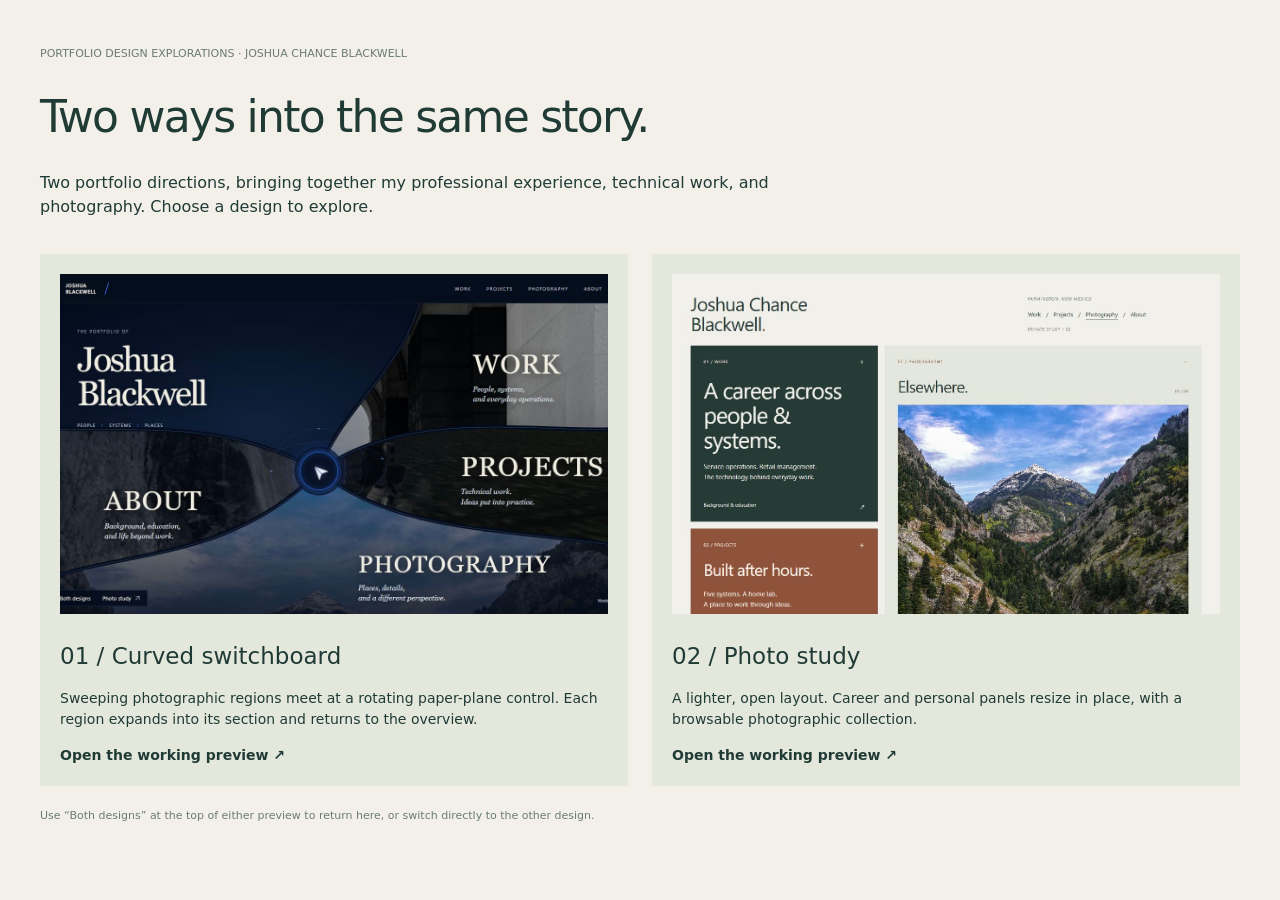
<file: index.html>
<!doctype html><html lang="en"><head><meta charset="utf-8"><meta name="viewport" content="width=device-width,initial-scale=1"><title>Joshua Blackwell — Portfolio design explorations</title><style>*{box-sizing:border-box}body{margin:0;padding:40px;background:#f3f0e9;color:#203b36;font:16px/1.5 system-ui}main{max-width:1200px;margin:auto}h1{font-weight:500;letter-spacing:-.04em;font-size:44px;line-height:1.1}p{max-width:750px}.choices{display:grid;grid-template-columns:1fr 1fr;gap:24px;margin-top:35px}a{display:block;color:inherit;background:#e3e7dc;text-decoration:none;padding:20px}a:focus-visible{outline:3px solid #994e34;outline-offset:4px}img{width:100%;height:340px;object-fit:cover;object-position:top}h2{font-size:23px;font-weight:500;margin:18px 0 10px}small{color:#6b7c73;font-size:11px}a p{font-size:14px}strong{display:block;margin-top:15px;font-size:14px}@media(max-width:700px){body{padding:24px}h1{font-size:34px}.choices{grid-template-columns:1fr}img{height:300px}}</style></head><body><main><small>PORTFOLIO DESIGN EXPLORATIONS · JOSHUA CHANCE BLACKWELL</small><h1>Two ways into the same story.</h1><p>Two portfolio directions, bringing together my professional experience, technical work, and photography. Choose a design to explore.</p><div class="choices"><a href="curved/"><img src="curved-preview.jpg" alt="Navy switchboard with sweeping photographic regions"><h2>01 / Curved switchboard</h2><p>Sweeping photographic regions meet at a rotating paper-plane control. Each region expands into its section and returns to the overview.</p><strong>Open the working preview ↗</strong></a><a href="photo/"><img src="photo-preview.jpg" alt="Green and rust personal portfolio with a large Colorado photograph"><h2>02 / Photo study</h2><p>A lighter, open layout. Career and personal panels resize in place, with a browsable photographic collection.</p><strong>Open the working preview ↗</strong></a></div><p><small>Use “Both designs” at the top of either preview to return here, or switch directly to the other design.</small></p></main></body></html>
</file>
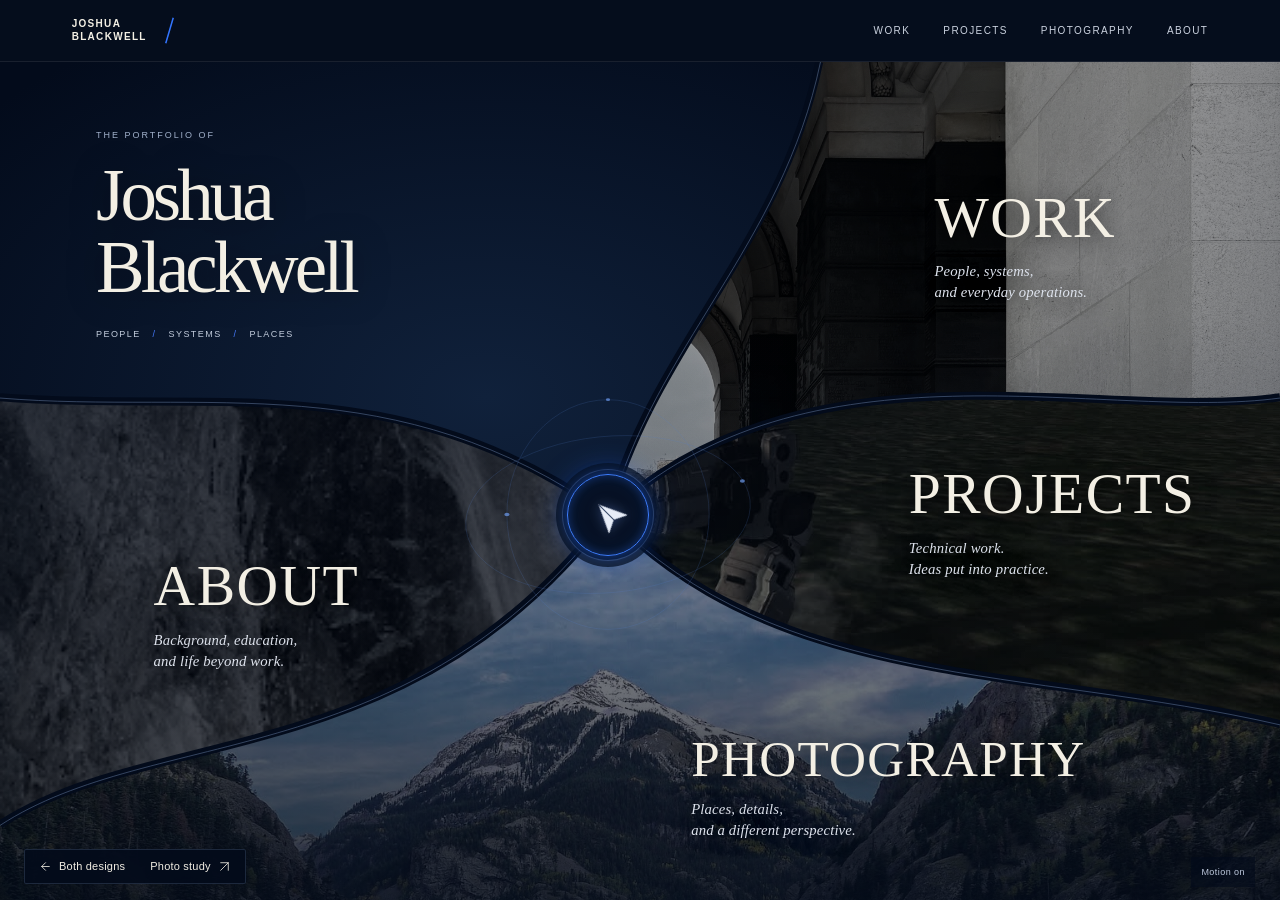
<file: curved/index.html>
<!doctype html>
<html lang="en"><head><meta charset="utf-8"><meta name="viewport" content="width=device-width,initial-scale=1"><meta name="robots" content="noindex,nofollow"><meta name="theme-color" content="#091723"><title>Joshua Chance Blackwell — Personal portfolio preview</title><link rel="stylesheet" href="style.css"><link rel="stylesheet" href="sweeping.css"></head>
<body><nav class="design-nav" aria-label="Design options"><a href="../"><svg class="icon" viewBox="0 0 24 24" aria-hidden="true"><path d="M19 12H5m7-7-7 7 7 7"/></svg> Both designs</a><span>JOSHUA BLACKWELL / PORTFOLIO EXPLORATIONS</span><a href="../photo/">Photo study <svg class="icon" viewBox="0 0 24 24" aria-hidden="true"><path d="M5 19 19 5M5 5h14v14"/></svg></a></nav>
<a class="skip" href="#main">Skip to content</a>
<header class="masthead"><a class="brand" href="#" aria-label="Joshua Blackwell home"><span>JOSHUA<br>BLACKWELL</span><svg viewBox="0 0 20 40" aria-hidden="true"><path d="M15 3 5 37"/></svg></a><nav aria-label="Main navigation"><a href="#work" data-open="work">Work</a><a href="#projects" data-open="projects">Projects</a><a href="#photography" data-open="photography">Photography</a><a href="#about" data-open="about">About</a></nav></header>
<main id="main" tabindex="-1">
<section class="landing" aria-labelledby="intro-title">
<div class="intro"><p class="eyebrow">THE PORTFOLIO OF</p><h1 id="intro-title">Joshua<br>Blackwell</h1><p class="intro-copy">PEOPLE <span>/</span> SYSTEMS <span>/</span> PLACES</p><p class="intro-detail">Service, management &amp; technology.<br>A life of learning and exploration.</p><a class="text-link" href="#work" data-open="work">Explore my experience <svg class="icon" viewBox="0 0 24 24" aria-hidden="true"><path d="M5 19 19 5M5 5h14v14"/></svg></a></div>
 <div class="switchboard" aria-label="Choose a section"><svg class="shape-definitions" aria-hidden="true"><defs><clipPath id="clip-work" clipPathUnits="objectBoundingBox"><path d="M .64 0 L 1 0 L 1 .40 C .86 .43 .63 .32 .475 .54 C .51 .34 .61 .22 .64 0 Z"/></clipPath><clipPath id="clip-projects" clipPathUnits="objectBoundingBox"><path d="M 1 .40 L 1 .79 C .8 .72 .61 .75 .475 .54 C .63 .32 .86 .43 1 .40 Z"/></clipPath><clipPath id="clip-photography" clipPathUnits="objectBoundingBox"><path d="M 0 .91 C .12 .79 .32 .85 .475 .54 C .61 .75 .8 .72 1 .79 L 1 1 L 0 1 Z"/></clipPath><clipPath id="clip-about" clipPathUnits="objectBoundingBox"><path d="M 0 .40 C .16 .42 .31 .36 .475 .54 C .32 .85 .12 .79 0 .91 Z"/></clipPath></defs></svg>
  <a class="tile tile-work" href="#work" data-open="work" data-angle="-135"><img src="../assets/europe-arches.jpg" alt="" aria-hidden="true"><div class="tile-shade"></div><span class="tile-number">01 / EXPERIENCE</span><div class="tile-label"><h2>Work</h2><p>People, systems,<br>and everyday operations.</p></div><span class="tile-plus" aria-hidden="true"><svg class="icon" viewBox="0 0 24 24" aria-hidden="true"><path d="M5 19 19 5M5 5h14v14"/></svg></span></a>
  <a class="tile tile-projects" href="#projects" data-open="projects" data-angle="-45"><img src="../assets/mw3-grasslands.jpg" alt="" aria-hidden="true"><div class="tile-shade"></div><span class="tile-number">02 / HANDS-ON</span><div class="tile-label"><h2>Projects</h2><p>Technical work.<br>Ideas put into practice.</p></div><span class="tile-plus" aria-hidden="true"><svg class="icon" viewBox="0 0 24 24" aria-hidden="true"><path d="M5 19 19 5M5 5h14v14"/></svg></span></a>
  <a class="tile tile-photography" href="#photography" data-open="photography" data-angle="135"><img src="../assets/colorado-valley.jpg" alt="" aria-hidden="true"><div class="tile-shade"></div><span class="tile-number">03 / THROUGH MY LENS</span><div class="tile-label"><h2>Photography</h2><p>Places, details,<br>and a different perspective.</p></div><span class="tile-plus" aria-hidden="true"><svg class="icon" viewBox="0 0 24 24" aria-hidden="true"><path d="M5 19 19 5M5 5h14v14"/></svg></span></a>
  <a class="tile tile-about" href="#about" data-open="about" data-angle="45"><img src="../assets/colorado-waterfall.jpg" alt="" aria-hidden="true"><div class="tile-shade"></div><span class="tile-number">04 / THE PERSON</span><div class="tile-label"><h2>About</h2><p>Background, education,<br>and life beyond work.</p></div><span class="tile-plus" aria-hidden="true"><svg class="icon" viewBox="0 0 24 24" aria-hidden="true"><path d="M5 19 19 5M5 5h14v14"/></svg></span></a>
<svg class="contours" viewBox="0 0 1 1" preserveAspectRatio="none" aria-hidden="true"><g class="channels"><path d="M .64 0 C .61 .22 .51 .34 .475 .54 C .63 .32 .86 .43 1 .40"/><path d="M 0 .40 C .16 .42 .31 .36 .475 .54 C .61 .75 .8 .72 1 .79"/><path d="M 0 .91 C .12 .79 .32 .85 .475 .54"/></g><g class="fine-lines"><path d="M .641 0 C .611 .22 .511 .34 .476 .54 C .631 .32 .861 .43 1 .401"/><path d="M 0 .401 C .16 .421 .31 .361 .475 .541 C .61 .751 .8 .721 1 .791"/><path d="M 0 .911 C .12 .791 .32 .851 .476 .54"/></g><g class="orbit-lines"><ellipse cx=".475" cy=".54" rx=".079" ry=".137"/><ellipse cx=".475" cy=".54" rx=".113" ry=".092" transform="rotate(-18 .475 .54)"/></g><g class="orbit-dots"><circle cx=".396" cy=".54" r=".002"/><circle cx=".475" cy=".403" r=".0016"/><circle cx=".58" cy=".5" r=".002"/></g></svg>
  <div class="compass" aria-hidden="true"><div class="compass-ring"></div><svg class="compass-arrow" viewBox="0 0 60 60"><path class="plane-body" d="M47 30 13 14l8 16-8 16 34-16Z"/><path class="plane-fold" d="M21 30h26"/></svg></div>
 </div>
</section>
<footer class="home-footer"><span>WORK / TECHNOLOGY / PLACES</span><span>Your photographs. Your story.<i aria-hidden="true"></i></span><button id="motion-toggle" type="button" aria-pressed="false">Motion on</button></footer>
</main>
<dialog id="chapter" aria-labelledby="chapter-title"><div class="chapter-shell"><header class="chapter-bar"><button class="back" type="button"><span aria-hidden="true"><svg class="icon" viewBox="0 0 24 24" aria-hidden="true"><path d="M19 12H5m7-7-7 7 7 7"/></svg></span> Back to overview</button><span id="chapter-index"></span><button class="close" type="button" aria-label="Close section"><svg class="icon" viewBox="0 0 24 24" aria-hidden="true"><path d="m6 6 12 12M6 18 18 6"/></svg></button></header><div id="chapter-content"></div></div></dialog>
<template id="work-content"><section class="chapter-hero"><div><p class="eyebrow">01 / WORK & MANAGEMENT</p><h2 id="chapter-title" tabindex="-1">Experience,<br>in practice.</h2><p class="chapter-lead">My background spans service operations, retail management, and regional inventory. Across those roles, I’ve supported the systems people use, trained colleagues, and helped resolve the problems that interrupt their work.</p></div><figure class="hero-photo"><img src="../assets/europe-arches.jpg" alt="A sequence of stone arches above a patterned floor"><figcaption>From the Europe album · November 2024</figcaption></figure></section><section class="experience-list" aria-label="Employment history"><article><div class="job-date">2015 — PRESENT<span>Farmington, NM</span></div><div><p class="eyebrow">ANIMAS NISSAN HYUNDAI</p><h3>Senior Service Advisor</h3><ul><li>Support scheduling and customer-management systems used in daily operations.</li><li>Troubleshoot access issues, workflow errors, and system-related problems.</li><li>Train staff on digital tools and standardized procedures.</li><li>Document workflows, maintain digital records, and coordinate across departments.</li></ul></div></article><article><div class="job-date">2010 — 2015<span>Farmington, NM</span></div><div><p class="eyebrow">AT&T MOBILITY</p><h3>Retail Sales Manager</h3><p>Supported point-of-sale systems and internal software. Assisted staff with access and troubleshooting, and maintained documentation and training materials.</p></div></article><article><div class="job-date">2003 — 2010<span>Farmington, NM</span></div><div><p class="eyebrow">ALLTEL WIRELESS</p><h3>Regional Inventory Manager</h3><p>Managed inventory systems across multiple locations, maintained reporting and records, and helped troubleshoot system discrepancies.</p></div></article></section><section class="skills-band"><p class="eyebrow">PRACTICAL STRENGTHS</p><div class="skill-list"><span>End-user support</span><span>Hardware diagnostics</span><span>Software configuration</span><span>Account & access support</span><span>Documentation</span><span>User training</span></div></section><button class="chapter-next" data-go="about">Background & education <span><svg class="icon" viewBox="0 0 24 24" aria-hidden="true"><path d="M5 19 19 5M5 5h14v14"/></svg></span></button></template>
<template id="projects-content"><section class="chapter-hero project-intro"><div><p class="eyebrow">02 / TECHNICAL WORK</p><h2 id="chapter-title" tabindex="-1">Learning by<br>building.</h2><p class="chapter-lead">A home lab for running services, working through technical problems, and documenting what works.</p></div><div class="lab-diagram" aria-label="Five systems supporting virtual machines, networking and services"><span class="diagram-label">HOME LAB / FIVE SYSTEMS</span><div class="lab-nodes"><i></i><i></i><i></i><i></i><i></i></div><strong>Proxmox / OPNsense</strong><span>Virtualization · Firewall · Network segmentation</span></div></section><section class="project-grid"><article><span class="eyebrow">01 / INFRASTRUCTURE</span><h3>Five systems.<br>One place to experiment.</h3><p>I designed and maintain a virtualized home lab, deploying virtual machines in Proxmox and managing an OPNsense firewall with network segmentation.</p></article><article><span class="eyebrow">02 / SERVICES</span><h3>Self-hosted,<br>maintained, documented.</h3><p>The environment hosts web services, game servers, and media servers. I handle updates, backups, monitoring, troubleshooting, and configuration documentation.</p></article></section><section class="project-feature"><img src="../assets/mw3-grasslands.jpg" alt="Gameplay view from the MechWarrior 3 Recomp project"><div><p class="eyebrow">SELECTED PROJECT</p><h3>MechWarrior 3 Recomp</h3><p>An experimental game-modernization project with a native runtime, Vulkan rendering, and editing tools.</p><p class="draft-note">Project notes are being expanded.</p><a class="text-link" href="https://github.com/roswellien/MW3Recomp" target="_blank" rel="noreferrer">View public repository <svg class="icon" viewBox="0 0 24 24" aria-hidden="true"><path d="M5 19 19 5M5 5h14v14"/></svg></a></div></section><button class="chapter-next" data-go="photography">See a different perspective <span><svg class="icon" viewBox="0 0 24 24" aria-hidden="true"><path d="M5 19 19 5M5 5h14v14"/></svg></span></button></template>
<template id="photography-content"><section class="photo-intro"><p class="eyebrow">03 / PHOTOGRAPHY & TRAVEL</p><h2 id="chapter-title" tabindex="-1">Elsewhere.</h2><p>Selected photographs from my travel albums.</p><div class="photo-filters" role="group" aria-label="Filter photographs"><button aria-pressed="true" data-filter="all">All photographs</button><button aria-pressed="false" data-filter="colorado">Colorado / 2013</button><button aria-pressed="false" data-filter="europe">Europe / 2024</button></div></section><section class="photo-grid" aria-label="Selected photographs"><figure data-place="colorado"><button class="photo-open" data-photo="0" aria-label="View Colorado mountain valley"><img src="../assets/colorado-valley.jpg" alt="A Colorado mountain valley with evergreen forest and a blue sky"></button><figcaption><span>Mountain valley</span><small>Colorado · September 2013</small></figcaption></figure><figure data-place="europe"><button class="photo-open" data-photo="1" aria-label="View European stone arches"><img src="../assets/europe-arches.jpg" alt="Repeating stone arches and a checkered walkway"></button><figcaption><span>Through the arches</span><small>Europe · November 2024</small></figcaption></figure><figure data-place="colorado"><button class="photo-open" data-photo="2" aria-label="View Colorado waterfall"><img src="../assets/colorado-waterfall.jpg" alt="A waterfall descending between steep rock faces"></button><figcaption><span>Water & stone</span><small>Colorado · September 2013</small></figcaption></figure></section><p class="selection-note">An opening selection. More images and personal travel notes will follow.</p><button class="chapter-next" data-go="about">Meet the person behind the lens <span><svg class="icon" viewBox="0 0 24 24" aria-hidden="true"><path d="M5 19 19 5M5 5h14v14"/></svg></span></button></template>
<template id="about-content"><section class="chapter-hero"><div><p class="eyebrow">04 / BACKGROUND & EDUCATION</p><h2 id="chapter-title" tabindex="-1">Based in<br>New Mexico.<br>Still exploring.</h2><p class="chapter-lead">I’m Joshua Chance Blackwell. My professional life brings together service, management, and technology. Outside work, my interests include travel, photography, and hands-on technical projects.</p></div><figure class="hero-photo"><img src="../assets/colorado-valley.jpg" alt="A mountain valley photographed during a Colorado trip"><figcaption>Sunday in Colorado · September 2013</figcaption></figure></section><section class="education"><p class="eyebrow">EDUCATION</p><article><span>IN PROGRESS</span><h3>Bachelor of Science<br>Business Administration</h3><p>University of New Mexico</p></article><article><span>ASSOCIATE DEGREE</span><h3>Applied Science<br>Information Technology</h3><p>San Juan College</p></article></section><section class="about-personal"><h3>Beyond the job title.</h3><p>Travel and photography have a place here alongside my professional background. This section will grow with the places, images, and personal stories I choose to share.</p><p class="draft-note"></p></section><button class="chapter-next" data-go="work">Back to professional experience <span><svg class="icon" viewBox="0 0 24 24" aria-hidden="true"><path d="M5 19 19 5M5 5h14v14"/></svg></span></button></template>
<dialog id="lightbox" aria-label="Photograph viewer"><button class="lightbox-close" aria-label="Close photograph"><svg class="icon" viewBox="0 0 24 24" aria-hidden="true"><path d="m6 6 12 12M6 18 18 6"/></svg></button><button class="photo-prev" aria-label="Previous photograph"><svg class="icon" viewBox="0 0 24 24" aria-hidden="true"><path d="M19 12H5m7-7-7 7 7 7"/></svg></button><figure><img id="lightbox-image" alt=""><figcaption id="lightbox-caption"></figcaption></figure><button class="photo-next" aria-label="Next photograph"><svg class="icon" viewBox="0 0 24 24" aria-hidden="true"><path d="M5 12h14m-7-7 7 7-7 7"/></svg></button></dialog>
<script src="app.js"></script></body></html>
</file>
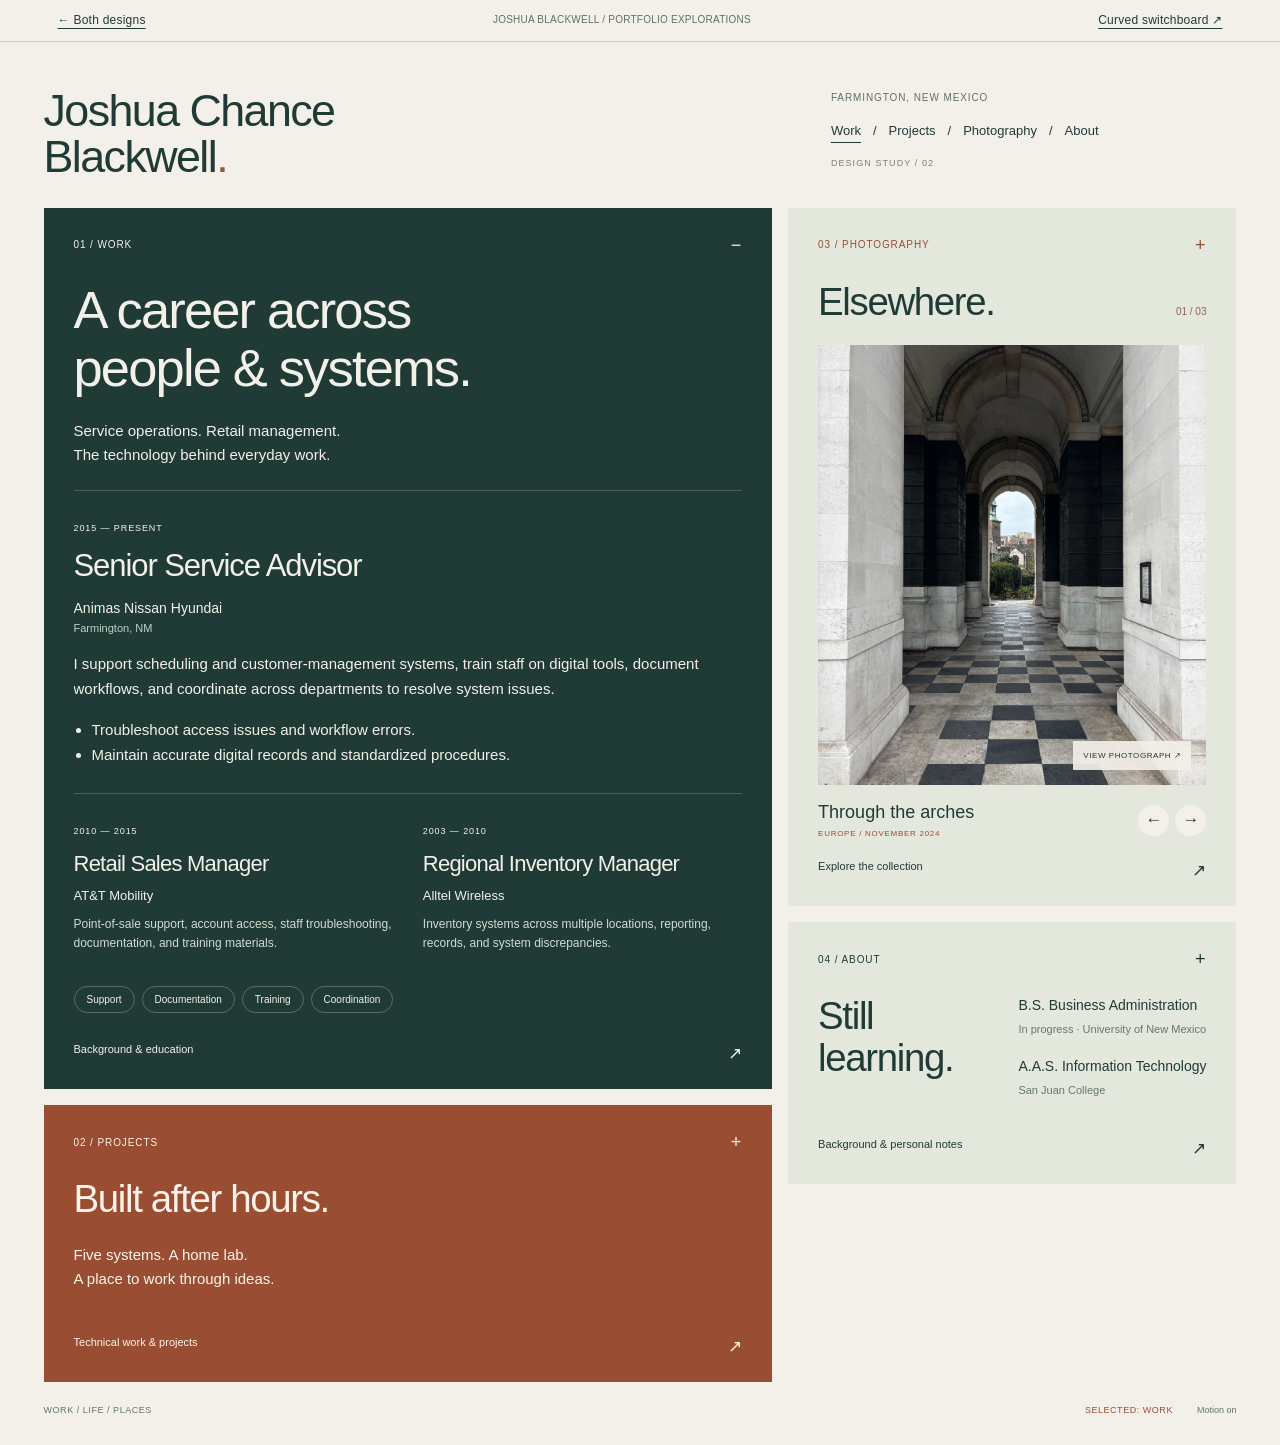
<file: photo/index.html>
<!doctype html>
<html lang="en"><head><meta charset="utf-8"><meta name="viewport" content="width=device-width,initial-scale=1"><meta name="robots" content="noindex,nofollow"><title>Joshua Blackwell — People / Systems / Places</title><link rel="stylesheet" href="style.css"></head><body><nav class="design-nav" aria-label="Design options"><a href="../">← Both designs</a><span>JOSHUA BLACKWELL / PORTFOLIO EXPLORATIONS</span><a href="../curved/">Curved switchboard ↗</a></nav>
<a class="skip" href="#board">Skip to portfolio</a>
<header class="masthead"><a class="name" href="#work">Joshua Chance<br>Blackwell<span>.</span></a><div class="header-right"><p>FARMINGTON, NEW MEXICO</p><nav aria-label="Portfolio sections"><a href="#work" data-select="work">Work</a><span>/</span><a href="#projects" data-select="projects">Projects</a><span>/</span><a href="#photography" data-select="photography">Photography</a><span>/</span><a href="#about" data-select="about">About</a></nav><span class="private-label">DESIGN STUDY / 02</span></div></header>
<main><div class="board" id="board" data-selected="work" tabindex="-1">
<div class="column career-column"><section class="panel work" id="work"><button class="panel-heading" aria-expanded="true" aria-controls="work-body" data-select="work"><span>01 / WORK</span><span class="indicator" aria-hidden="true">−</span></button><div class="panel-intro"><h1>A career across<br>people &amp; systems.</h1><p class="intro-text">Service operations. Retail management.<br>The technology behind everyday work.</p></div><div class="reveal" id="work-body"><div class="reveal-inner"><article class="current-role"><span class="date">2015 — PRESENT</span><h2>Senior Service Advisor</h2><p class="employer">Animas Nissan Hyundai <span>Farmington, NM</span></p><p>I support scheduling and customer-management systems, train staff on digital tools, document workflows, and coordinate across departments to resolve system issues.</p><ul><li>Troubleshoot access issues and workflow errors.</li><li>Maintain accurate digital records and standardized procedures.</li></ul></article><div class="earlier-roles"><article><span class="date">2010 — 2015</span><h3>Retail Sales Manager</h3><p>AT&amp;T Mobility</p><p class="detail">Point-of-sale support, account access, staff troubleshooting, documentation, and training materials.</p></article><article><span class="date">2003 — 2010</span><h3>Regional Inventory Manager</h3><p>Alltel Wireless</p><p class="detail">Inventory systems across multiple locations, reporting, records, and system discrepancies.</p></article></div><div class="skill-strip"><span>Support</span><span>Documentation</span><span>Training</span><span>Coordination</span></div></div></div><button class="panel-jump" data-select="about">Background &amp; education <span>↗</span></button></section>
<section class="panel projects" id="projects"><button class="panel-heading" aria-expanded="false" aria-controls="projects-body" data-select="projects"><span>02 / PROJECTS</span><span class="indicator" aria-hidden="true">+</span></button><h2>Built after hours.</h2><p class="intro-text">Five systems. A home lab.<br>A place to work through ideas.</p><div class="reveal" id="projects-body"><div class="reveal-inner"><div class="system-line" aria-label="Five home lab systems"><i></i><i></i><i></i><i></i><i></i><span>05 / SYSTEMS</span></div><div class="project-details"><article><h3>Infrastructure</h3><p>I designed and maintain a virtualized environment using Proxmox, with an OPNsense firewall and network segmentation.</p></article><article><h3>Keeping it running</h3><p>Web services, game servers, and media servers. Updates, backups, monitoring, troubleshooting, and configuration documentation.</p></article></div><article class="project-feature"><img src="../assets/mw3-grasslands.jpg" alt="MechWarrior 3 Recomp gameplay view"><div><span class="date">SELECTED PUBLIC PROJECT</span><h3>MechWarrior 3 Recomp</h3><p>An experimental modernization project with a native runtime, Vulkan rendering, and editing tools.</p><a href="https://github.com/roswellien/MW3Recomp" target="_blank" rel="noreferrer">Explore the repository ↗</a></div></article><p class="quiet-note">Project notes are being expanded.</p></div></div><button class="panel-jump" data-select="projects">Technical work &amp; projects <span>↗</span></button></section>
</div><div class="column personal-column"><section class="panel photography" id="photography"><button class="panel-heading" aria-expanded="false" aria-controls="photography-body" data-select="photography"><span>03 / PHOTOGRAPHY</span><span class="indicator" aria-hidden="true">+</span></button><div class="photo-title"><h2>Elsewhere.</h2><span class="frame-number" aria-live="polite">01 / 03</span></div><button class="featured-photo" aria-label="Open selected photograph"><img id="featured-image" src="../assets/europe-arches.jpg" alt="Stone arches framing a patterned walkway in the Europe travel album"><span class="photo-open-label">VIEW PHOTOGRAPH ↗</span></button><div class="photo-caption"><div><strong id="photo-name">Through the arches</strong><span id="photo-place">EUROPE / NOVEMBER 2024</span></div><div class="photo-controls"><button data-step="-1" aria-label="Previous photograph">←</button><button data-step="1" aria-label="Next photograph">→</button></div></div><div class="reveal" id="photography-body"><div class="reveal-inner"><p class="photo-lead">Places, details, and a different perspective.</p><div class="contact-sheet" aria-label="Choose a photograph"><button data-photo="0" aria-pressed="true" aria-label="Through the arches, Europe"><img src="../assets/europe-arches.jpg" alt=""><span>01 / EUROPE</span></button><button data-photo="1" aria-pressed="false" aria-label="Mountain valley, Colorado"><img src="../assets/colorado-valley.jpg" alt=""><span>02 / COLORADO</span></button><button data-photo="2" aria-pressed="false" aria-label="Water and stone, Colorado"><img src="../assets/colorado-waterfall.jpg" alt=""><span>03 / COLORADO</span></button></div><p class="quiet-note">An opening selection from my travel albums. Personal travel notes will be added as this collection grows.</p></div></div><button class="panel-jump" data-select="photography">Explore the collection <span>↗</span></button></section>
<section class="panel about" id="about"><button class="panel-heading" aria-expanded="false" aria-controls="about-body" data-select="about"><span>04 / ABOUT</span><span class="indicator" aria-hidden="true">+</span></button><div class="about-summary"><h2>Still<br> learning.</h2><div class="education-summary"><p>B.S. Business Administration <span>In progress · University of New Mexico</span></p><p>A.A.S. Information Technology <span>San Juan College</span></p></div></div><div class="reveal" id="about-body"><div class="reveal-inner"><div class="personal-story"><img src="../assets/colorado-valley.jpg" alt="A mountain valley in Colorado"><div><h3>Beyond the job title.</h3><p>I’m Joshua Chance Blackwell, based in Farmington, New Mexico. My background connects service, management, and technology. Travel, photography, and hands-on projects are part of my life outside work.</p><p class="quiet-note"></p><button class="inline-link" data-select="photography">See through my lens ↗</button></div></div></div></div><button class="panel-jump" data-select="about">Background &amp; personal notes <span>↗</span></button></section>
</div></div></main><footer><span>WORK / LIFE / PLACES</span><span class="selected-label" aria-live="polite">SELECTED: WORK</span><button id="motion" aria-pressed="false">Motion on</button></footer>
<dialog id="viewer" aria-label="Photograph viewer"><button class="viewer-close" aria-label="Close photograph">×</button><button class="viewer-prev" aria-label="Previous photograph">←</button><figure><img id="viewer-image" alt=""><figcaption id="viewer-caption"></figcaption></figure><button class="viewer-next" aria-label="Next photograph">→</button></dialog><script src="app.js"></script></body></html>
</file>
<file: curved/style.css>
@font-face{font-family:Portfolio;src:local('Aptos'),local('Segoe UI')}*{box-sizing:border-box}html{color-scheme:dark;scroll-behavior:smooth}body{margin:0;background:#091723;color:#ecf0f0;font-family:Portfolio,'Segoe UI',sans-serif;-webkit-font-smoothing:antialiased}button,a{-webkit-tap-highlight-color:transparent}button{font:inherit;cursor:pointer}a{color:inherit;text-decoration:none}button{color:inherit}button:focus-visible,a:focus-visible{outline:3px solid #a9decb;outline-offset:6px}button:disabled{opacity:.5}img{max-width:100%;display:block}button,a{touch-action:manipulation}.skip{position:fixed;top:-90px;left:24px;z-index:1000;background:#f4f2eb;color:#091723;padding:16px}.skip:focus{top:16px}.masthead{height:104px;margin:0 4.5vw;border-bottom:1px solid #ffffff15;display:flex;align-items:center;gap:36px}.brand{font-size:13px;font-weight:700;letter-spacing:.16em}.brand-dot{color:#9bccb7;font-size:26px}.masthead nav{display:flex;gap:32px;margin-left:auto;font-size:12px;text-transform:uppercase;letter-spacing:.13em}.masthead nav a:hover{color:#a9decb}.preview-tag{font-size:9px;letter-spacing:.11em;color:#8197a4;border:1px solid #ffffff20;padding:8px;border-radius:20px}.landing{padding:52px 4.5vw 36px;display:grid;grid-template-columns:32% 1fr;gap:5%;align-items:center;min-height:calc(100svh - 174px)}.eyebrow{font-size:11px;letter-spacing:.17em;font-weight:600;color:#9bc8bc;margin:0 0 23px;text-transform:uppercase}.intro h1{font-size:clamp(55px,5.5vw,88px);font-weight:500;letter-spacing:-.066em;line-height:.98;margin:0 0 26px}.intro h1>span:not(.period){font-size:.65em;font-weight:300;color:#a6bac8;letter-spacing:-.035em}.period{color:#9bc8bc}.intro-copy{font-size:clamp(19px,1.7vw,25px);line-height:1.4;letter-spacing:-.02em;margin:0 0 20px}.intro-detail{font-size:14px;line-height:1.8;color:#95a9b6;max-width:360px}.location{margin:30px 0;font-size:12px;color:#9badb9;letter-spacing:.04em}.location-mark{color:#a9decb;font-size:20px;vertical-align:-1px;margin-right:7px}.text-link{display:inline-flex;align-items:center;gap:30px;font-size:13px;letter-spacing:.02em;border-bottom:1px solid #a9decb55;padding:0 0 10px}.text-link:hover{color:#a9decb}.switchboard{position:relative;display:grid;grid-template-columns:1fr 1fr;grid-template-rows:1fr 1fr;gap:14px;height:clamp(510px,42vw,700px)}.tile{position:relative;isolation:isolate;overflow:hidden;background:#1c3345;display:block;transition:filter .35s,transform .6s cubic-bezier(.2,.8,.2,1);min-width:0;will-change:transform}.tile-work{border-radius:32px 32px 130px 32px}.tile-projects{border-radius:32px 32px 32px 130px}.tile-photography{border-radius:32px 130px 32px 32px}.tile-about{border-radius:130px 32px 32px 32px}.tile>img{width:100%;height:100%;object-fit:cover;position:absolute;inset:0;transition:transform 1s cubic-bezier(.2,.8,.2,1);opacity:.82}.tile-work>img{object-position:center 50%;filter:saturate(.3)}.tile-projects>img{object-position:50%;opacity:.56}.tile-about>img{filter:saturate(.2);opacity:.5}.tile-shade{position:absolute;inset:0;background:linear-gradient(180deg,#09172330,#09172345 32%,#071521e8);z-index:1}.tile-number{position:absolute;top:26px;left:28px;z-index:2;font-size:9px;letter-spacing:.14em;color:#d9e8e4}.tile-label{position:absolute;left:28px;bottom:28px;right:26px;z-index:2}.tile h2{font-size:clamp(24px,2.3vw,38px);line-height:1.15;font-weight:450;letter-spacing:-.045em;margin:0 0 9px}.tile p{font-size:12px;color:#ccdae1;line-height:1.5;margin:0}.tile-plus{position:absolute;right:25px;top:22px;font-size:23px;z-index:2}.tile-about .tile-number{left:auto;right:28px}.tile-about .tile-plus{top:auto;bottom:26px}.tile:hover>img,.tile:focus-visible>img{transform:scale(1.075)}.tile:hover{filter:brightness(1.14)}.tile:active{transform:scale(.985)}.compass{position:absolute;left:50%;top:50%;width:104px;height:104px;transform:translate(-50%,-50%);border-radius:50%;background:#dfe8df;color:#112535;z-index:5;display:grid;place-items:center;pointer-events:none;box-shadow:0 0 0 14px #091723,0 10px 45px #0005}.compass-ring{position:absolute;inset:8px;border:1px solid #11253530;border-radius:50%}.compass-arrow{width:52px;height:52px;transform:rotate(-135deg);will-change:transform}.compass-arrow path{fill:none;stroke:currentColor;stroke-width:2.8;stroke-linecap:round;stroke-linejoin:round}.home-footer{margin:0 4.5vw;min-height:70px;border-top:1px solid #ffffff15;display:flex;justify-content:space-between;align-items:center;font-size:9px;color:#8198a8;letter-spacing:.12em;gap:16px}.home-footer>span:nth-child(2){text-transform:none;letter-spacing:.03em}.home-footer i{font-size:18px;margin-left:18px;color:#9bc8bc;font-style:normal}#motion-toggle{border:0;background:none;color:#9eb4c2;font-size:10px;padding:10px;letter-spacing:.05em}.chapter-shell{max-width:1440px;margin:auto;padding:0 6vw 65px}dialog{border:0;padding:0;color:#eaf1f4;background:#101f2d}#chapter{width:100%;height:100%;max-width:none;max-height:none;margin:0;overflow-y:auto;overscroll-behavior:contain}dialog::backdrop{background:#030b12d9}#chapter::backdrop{background:#091723}.chapter-bar{display:flex;align-items:center;justify-content:space-between;height:96px;border-bottom:1px solid #ffffff20;gap:20px}.back,.close{border:0;background:none;padding:12px 0;font-size:12px;letter-spacing:.06em}.back>span{font-size:23px;margin-right:12px}.close{font-size:32px;padding:10px}.chapter-bar>span{color:#8da6b7;font-size:10px;letter-spacing:.17em}.chapter-hero{display:grid;grid-template-columns:1.25fr .75fr;gap:9%;align-items:center;padding:76px 0}.chapter-hero h2,.photo-intro h2{font-size:clamp(48px,6vw,94px);font-weight:400;letter-spacing:-.055em;line-height:1.04;margin:0 0 30px}.chapter-lead{font-size:clamp(18px,1.6vw,23px);line-height:1.6;color:#b2c2cd;max-width:720px}.hero-photo{margin:0}.hero-photo img{height:460px;width:100%;object-fit:cover;border-radius:100px 16px 100px 16px}.hero-photo figcaption{font-size:10px;color:#8fa7b7;margin-top:14px;letter-spacing:.06em}.experience-list{border-top:1px solid #ffffff22}.experience-list article{padding:40px 0;display:grid;grid-template-columns:27% 1fr;gap:40px;border-bottom:1px solid #ffffff22}.job-date{font-size:15px;color:#a4cebf;letter-spacing:.08em}.job-date>span{display:block;font-size:12px;color:#8aa2b3;letter-spacing:0;margin-top:12px}.experience-list h3,.project-grid h3,.project-feature h3,.education h3,.about-personal h3{font-size:clamp(26px,3vw,42px);font-weight:400;letter-spacing:-.035em;line-height:1.2;margin:0 0 20px}.experience-list .eyebrow{margin-bottom:12px}.experience-list p,.experience-list li,.project-grid p,.project-feature p,.about-personal p{font-size:17px;line-height:1.7;color:#b5c5d0}.experience-list ul{padding-left:20px;margin:0}.skills-band{padding:48px 0}.skill-list{display:flex;flex-wrap:wrap;gap:12px}.skill-list>span{padding:14px 22px;border:1px solid #557080;border-radius:40px;color:#c4d5de;font-size:14px}.chapter-next{display:flex;align-items:center;justify-content:space-between;width:100%;padding:30px;border:0;border-radius:10px 60px 10px 10px;background:#213b4c;color:#e6f0ed;text-align:left;font-size:22px;margin-top:45px}.chapter-next span{font-size:36px}.chapter-next:hover{background:#2e4d5e}.lab-diagram{min-height:320px;border:1px solid #527080;padding:38px;border-radius:18px 85px 18px 18px;background:radial-gradient(ellipse at 80% 0,#35546944,transparent 65%);display:flex;justify-content:center;flex-direction:column;gap:22px}.diagram-label{font-size:10px;letter-spacing:.14em;color:#9fcab9}.lab-nodes{display:flex;gap:12px;padding:25px 0}.lab-nodes i{width:38px;height:50px;border:1px solid #9fcab9;border-radius:5px;position:relative}.lab-nodes i:after{content:'';position:absolute;width:4px;height:4px;left:8px;bottom:9px;background:#a6dac3;border-radius:50%}.lab-diagram strong{font-size:25px;font-weight:400}.lab-diagram>span:last-child{font-size:12px;color:#a4bccb;line-height:1.6}.project-grid{display:grid;grid-template-columns:1fr 1fr;gap:55px;padding:20px 0 60px}.project-grid article{padding-top:32px;border-top:1px solid #ffffff22}.project-grid .eyebrow{display:block}.project-feature{display:grid;grid-template-columns:1.1fr 1fr;gap:40px;align-items:center;padding:32px;background:#172b3b;border-radius:18px 90px 18px 18px}.project-feature img{aspect-ratio:4/3;object-fit:cover;border-radius:12px}.draft-note{font-size:13px!important;color:#91a8b8!important}.photo-intro{padding:65px 0 40px}.photo-intro h2{margin-bottom:12px}.photo-intro>p:not(.eyebrow){color:#a6bbc9;font-size:19px}.photo-filters{display:flex;flex-wrap:wrap;gap:8px;margin-top:35px}.photo-filters button{padding:12px 18px;border:1px solid #557080;border-radius:50px;background:transparent;color:#afc3d0;font-size:12px}.photo-filters button[aria-pressed=true]{color:#102334;background:#d9e8df;border-color:#d9e8df}.photo-grid{display:grid;grid-template-columns:1fr 1fr 1fr;gap:24px}.photo-grid figure{margin:0}.photo-grid figure:nth-child(2){padding-top:70px}.photo-open{width:100%;padding:0;border:0;background:transparent;overflow:hidden;border-radius:70px 12px 70px 12px;display:block}.photo-open img{height:480px;width:100%;object-fit:cover;transition:transform .7s}.photo-open:hover img{transform:scale(1.04)}.photo-grid figcaption{display:flex;flex-direction:column;gap:9px;margin:18px 0 30px}.photo-grid figcaption>span{font-size:22px;letter-spacing:-.02em}.photo-grid small{color:#92abbc;font-size:11px;letter-spacing:.04em}.selection-note{color:#8da4b5;font-size:13px;margin:30px 0}.education{display:grid;grid-template-columns:.5fr 1fr 1fr;gap:50px;padding:45px 0;border-top:1px solid #ffffff22;border-bottom:1px solid #ffffff22}.education article>span{font-size:10px;letter-spacing:.12em;color:#9fcab9;display:block;margin-bottom:22px}.education h3{font-size:30px}.education p{color:#a5bbc9}.about-personal{display:grid;grid-template-columns:1fr 1.5fr;gap:40px;padding:55px 0}.about-personal .draft-note{grid-column:2;margin:0}.about-personal p{margin:0}#lightbox{width:100%;height:100%;max-width:none;max-height:none;background:#07111bf5;margin:0;overflow:hidden}#lightbox[open]{display:grid;grid-template-columns:70px 1fr 70px;align-items:center;padding:70px 30px 30px}#lightbox figure{margin:0;min-width:0;height:100%;display:flex;flex-direction:column;align-items:center;justify-content:center;gap:18px}#lightbox img{max-height:calc(100svh - 145px);max-width:100%;object-fit:contain}#lightbox figcaption{color:#c0d0d9;font-size:13px;text-align:center}#lightbox button{border:0;background:transparent;font-size:28px;padding:14px}.lightbox-close{position:absolute;top:18px;right:28px}.transition-surface{position:fixed;z-index:100;pointer-events:none;background:#132839;overflow:hidden;will-change:transform,border-radius,opacity;box-shadow:0 20px 100px #0008}.transition-surface img{width:100%;height:100%;object-fit:cover;opacity:.3}.landing.leaving{pointer-events:none}.landing.leaving .intro{opacity:.2;transform:translateX(-15px);transition:opacity .4s,transform .5s}.landing.leaving .tile:not(.chosen){opacity:.25;transform:scale(.95);transition:opacity .4s,transform .5s}.no-motion *, .no-motion *:before,.no-motion *:after{animation-duration:.001ms!important;transition-duration:.001ms!important;scroll-behavior:auto!important}[hidden]{display:none!important}
@media(min-width:1700px){.landing,.masthead,.home-footer{max-width:1600px;margin-left:auto;margin-right:auto}.landing{padding-left:20px;padding-right:20px}.switchboard{height:680px}}
@media(max-width:1050px){.masthead{gap:20px}.preview-tag{display:none}.landing{grid-template-columns:30% 1fr;gap:4%;padding-top:35px}.intro h1{font-size:60px}.intro-copy{font-size:20px}.intro-detail{font-size:12px}.switchboard{height:540px}.tile-label{left:22px;bottom:24px}.tile-number{left:22px;font-size:8px}.tile h2{font-size:26px}.tile p{font-size:11px}.compass{width:80px;height:80px;box-shadow:0 0 0 11px #091723}.compass-arrow{width:43px}.tile-work{border-bottom-right-radius:100px}.tile-projects{border-bottom-left-radius:100px}.tile-photography{border-top-right-radius:100px}.tile-about{border-top-left-radius:100px}.chapter-hero{gap:5%}.hero-photo img{height:380px}.project-feature{gap:25px}.photo-open img{height:360px}}
@media(max-width:760px){.masthead{height:82px;margin:0 24px;flex-wrap:wrap;gap:10px;padding:16px 0}.brand{font-size:11px}.brand-dot{font-size:20px}.masthead nav{width:100%;margin:0;gap:22px;font-size:9px}.landing{display:flex;flex-direction:column;gap:32px;padding:35px 24px 30px;align-items:stretch}.intro h1{font-size:58px;line-height:1.01;margin-bottom:20px}.intro h1 br{display:none}.intro h1>span:not(.period){font-size:1em;color:inherit}.intro h1>span:not(.period):before,.intro h1>span:not(.period):after{content:' '}.intro .eyebrow{font-size:9px;margin-bottom:16px}.intro-copy{font-size:21px}.intro-copy br{display:none}.intro-detail{font-size:14px}.location{margin:20px 0}.text-link{font-size:12px}.switchboard{height:500px;gap:10px}.tile{border-radius:20px}.tile-work{border-bottom-right-radius:80px}.tile-projects{border-bottom-left-radius:80px}.tile-photography{border-top-right-radius:80px}.tile-about{border-top-left-radius:80px}.tile-number{top:20px;left:18px;font-size:7px;max-width:100px}.tile-label{left:18px;right:10px;bottom:20px}.tile h2{font-size:24px}.tile-photography h2{font-size:20px}.tile p{font-size:10px}.tile-plus{font-size:19px;right:16px;top:15px}.tile-about .tile-number{right:18px;left:auto}.compass{width:62px;height:62px;box-shadow:0 0 0 9px #091723}.compass-ring{inset:5px}.compass-arrow{width:34px;height:34px}.home-footer{margin:0 24px;flex-wrap:wrap;justify-content:space-between;font-size:8px;padding:18px 0;gap:14px}.home-footer>span:nth-child(2){display:none}.chapter-shell{padding:0 24px 35px}.chapter-bar{height:75px}.chapter-bar>span{font-size:8px}.back{font-size:11px}.chapter-hero{display:flex;flex-direction:column;padding:40px 0;gap:25px;align-items:stretch}.chapter-hero h2,.photo-intro h2{font-size:52px}.chapter-lead{font-size:17px}.hero-photo img{height:320px;border-radius:60px 12px 60px 12px}.experience-list article{grid-template-columns:1fr;gap:20px;padding:30px 0}.job-date{font-size:12px}.job-date>span{display:inline;margin-left:18px}.experience-list p,.experience-list li,.project-grid p,.project-feature p,.about-personal p{font-size:15px}.experience-list h3{font-size:30px}.skill-list>span{font-size:12px;padding:10px 14px}.chapter-next{font-size:18px;padding:23px}.project-grid,.project-feature,.education,.about-personal{display:flex;flex-direction:column;gap:30px}.project-grid{padding-bottom:30px}.project-grid h3{font-size:30px}.project-feature{padding:24px;border-radius:12px 60px 12px 12px}.lab-diagram{min-height:280px}.lab-nodes{gap:15px}.lab-nodes i{width:37px}.photo-intro{padding-top:40px}.photo-grid{grid-template-columns:1fr}.photo-grid figure:nth-child(2){padding-top:0}.photo-open img{height:auto;max-height:620px}.photo-filters button{font-size:11px;padding:10px 13px}.education{padding:35px 0}.education h3{font-size:28px}.about-personal{padding:35px 0}#lightbox[open]{padding:65px 10px 25px;grid-template-columns:35px 1fr 35px}#lightbox button{font-size:20px;padding:7px}#lightbox img{max-height:calc(100svh - 170px)}#lightbox figcaption{font-size:11px}}
@media(prefers-reduced-motion:reduce){html{scroll-behavior:auto}*,*:before,*:after{animation-duration:.001ms!important;transition-duration:.001ms!important}.tile:hover>img{transform:none}}

.design-nav{display:flex;align-items:center;justify-content:space-between;gap:16px;padding:12px 4.5vw;font:12px/1.4 "Segoe UI",sans-serif;letter-spacing:.02em;border-bottom:1px solid #8885}.design-nav a{text-decoration:underline;text-underline-offset:4px}.design-nav span{font-size:10px;opacity:.7}@media(max-width:600px){.design-nav{padding:12px 20px;flex-wrap:wrap}.design-nav span{display:none}}
</file>
<file: curved/sweeping.css>
/* Full-width photographic switchboard. The original grid styles remain only for chapter content. */
:root{--night:#030b1b;--ivory:#f3efe4;--electric:#3375ff}body{background:var(--night);color:var(--ivory)}.icon{width:18px;height:18px;display:inline-block;vertical-align:middle;flex-shrink:0;fill:none;stroke:currentColor;stroke-width:1.5;stroke-linecap:round;stroke-linejoin:round}.design-nav{position:fixed;left:24px;bottom:16px;z-index:50;padding:9px 14px;background:#030b1bdf;border:1px solid #6980a340;border-radius:2px;gap:25px;backdrop-filter:blur(12px);font-size:11px}.design-nav span{display:none}.design-nav a{display:flex;gap:7px;align-items:center;text-decoration:none}.design-nav a:hover{color:#8aafff}.design-nav .icon{width:13px;height:13px}.masthead{height:62px;min-height:62px;margin:0;padding:0 5.6%;background:#050d1c;border-bottom:1px solid #ffffff14;position:relative;z-index:30;max-width:none;gap:25px}.brand{display:flex;align-items:center;gap:15px;font-size:10px;line-height:1.24;letter-spacing:.13em}.brand>svg{height:31px;width:15px;stroke:var(--electric);stroke-width:2;fill:none}.masthead nav{font-size:10px;gap:33px;letter-spacing:.14em}.masthead nav a{color:#cbd2df}.masthead nav a:hover{color:#fff}.landing{display:block;position:relative;padding:0;margin:0;max-width:none;min-height:720px;height:calc(100svh - 62px);overflow:hidden;isolation:isolate;background:radial-gradient(ellipse at 38% 40%,#10213b,#030b1b 60%)}.intro{position:absolute;left:7.5%;top:10%;width:35%;z-index:15;pointer-events:none}.intro .eyebrow{font:9px/1.4 'Segoe UI',sans-serif;color:#a0b0ca;letter-spacing:.22em;margin-bottom:18px}.intro h1{font-family:Georgia,'Times New Roman',serif;font-size:clamp(53px,5.7vw,94px);font-weight:400;letter-spacing:-.055em;line-height:.99;margin:0 0 23px;color:var(--ivory);text-shadow:0 2px 35px #0006}.intro-copy{font-size:9px;font-weight:500;letter-spacing:.16em;line-height:1.6;color:#c3cddd;margin:0}.intro-copy>span{color:#477cff;padding:0 8px}.intro-detail{font-family:Georgia,serif;font-size:14px;font-style:italic;line-height:1.6;color:#9eacc3;margin:18px 0}.intro .text-link{pointer-events:auto;font-size:10px;border-color:#5376ac44;gap:14px;padding-bottom:8px;color:#d6dce8}.intro .text-link .icon{width:13px;height:13px}.switchboard{position:absolute;inset:0;width:100%;height:100%;display:block;gap:0}.shape-definitions{position:absolute;width:0;height:0;overflow:hidden}.tile{position:absolute;inset:0;width:100%;height:100%;border-radius:0!important;will-change:filter;isolation:auto;overflow:hidden;transition:filter .55s;transform:none!important;background:#0b162b;outline:0}.tile-work{clip-path:url(#clip-work)}.tile-projects{clip-path:url(#clip-projects)}.tile-photography{clip-path:url(#clip-photography)}.tile-about{clip-path:url(#clip-about)}.tile>img{width:100%;height:100%;object-fit:cover;opacity:1;transition:transform 1.4s cubic-bezier(.2,.8,.2,1),filter .7s}.tile-work>img{object-position:72% 40%;filter:saturate(.45) brightness(.63)}.tile-projects>img{object-position:70% 50%;filter:saturate(.4) brightness(.6);opacity:1}.tile-photography>img{object-position:50% 64%;filter:saturate(.65) brightness(.72)}.tile-about>img{object-position:26% 56%;filter:saturate(.25) brightness(.48);opacity:1}.tile-shade{background:linear-gradient(100deg,#030b1b4d,#030b1b1a 60%,#030b1b4d);z-index:1}.tile-work .tile-shade{background:linear-gradient(110deg,#030b1b55,#030b1b00 65%,#030b1b4d),linear-gradient(0deg,#030b1b8c,transparent 70%)}.tile-projects .tile-shade{background:linear-gradient(100deg,#030b1bc9,#030b1b28 80%)}.tile-photography .tile-shade{background:linear-gradient(0deg,#030b1bc9,transparent 53%,#030b1b1a)}.tile-about .tile-shade{background:linear-gradient(90deg,#030b1b66,#030b1b33),linear-gradient(0deg,transparent,#030b1b80)}.tile-label{position:absolute;right:auto;bottom:auto;z-index:3;width:27%;text-shadow:0 2px 24px #000b}.tile-work .tile-label{left:73%;top:15%}.tile-projects .tile-label{left:71%;top:48%}.tile-photography .tile-label{left:54%;top:83%;width:39%}.tile-about .tile-label{left:12%;top:59%;width:25%}.tile h2{font:400 clamp(36px,4.5vw,70px)/1.05 Georgia,'Times New Roman',serif;text-transform:uppercase;letter-spacing:.025em;margin:0 0 13px}.tile p{font:italic clamp(12px,1.15vw,18px)/1.45 Georgia,'Times New Roman',serif;color:#dee3ed;letter-spacing:.01em}.tile-number,.tile-plus{display:none}.tile:focus-visible .tile-label{outline:2px solid #82a7ff;outline-offset:14px}.tile:hover{filter:brightness(1.13)}.tile:hover>img,.tile:focus-visible>img{transform:scale(1.035)}.contours{position:absolute;inset:0;z-index:6;width:100%;height:100%;pointer-events:none;overflow:visible}.contours path,.contours ellipse{fill:none;vector-effect:non-scaling-stroke}.channels path{stroke:#030b1b;stroke-width:8}.fine-lines path{stroke:#718ab2;stroke-width:.7;opacity:.65}.orbit-lines ellipse{stroke:#5680ce;stroke-width:.8;opacity:.22}.orbit-dots circle{fill:#75a6ff;opacity:.65}.compass{left:47.5%;top:54%;width:90px;height:90px;z-index:10;background:#071124;color:#f4f2e9;box-shadow:0 0 0 1px #7a9cdb40,0 0 0 7px #071124c4,0 0 30px #2166ff66,inset 0 0 26px #1c4e9f30}.compass-ring{inset:4px;border:1.5px solid #3d7eff;border-radius:50%;box-shadow:0 0 14px #266bff77,inset 0 0 10px #2b70ff55}.compass-arrow{width:47px;height:47px;filter:drop-shadow(0 0 6px #79a2ff55)}.compass-arrow .plane-body{fill:#e7edf8;stroke:#e7edf8;stroke-width:1;stroke-linejoin:round}.compass-arrow .plane-fold{fill:none;stroke:#14284c;stroke-width:1}.home-footer{position:absolute;right:25px;bottom:13px;z-index:20;border:0;margin:0;padding:0;min-height:0;gap:0}.home-footer>span{display:none}.home-footer #motion-toggle{font-size:9px;color:#c1cce0;padding:10px;background:#030b1b99}.landing.leaving .intro{transform:translateX(-25px);opacity:0}.landing.leaving .tile:not(.chosen){opacity:.25;transform:none!important}.transition-surface{border-radius:0;box-shadow:none;z-index:100;background:#071124}.transition-surface img{opacity:.68}.chapter-bar .icon{width:20px;height:20px}.chapter-next .icon{width:25px;height:25px}.chapter-hero h2,.photo-intro h2{font-family:Georgia,'Times New Roman',serif}.close .icon,.lightbox-close .icon{width:25px;height:25px}
@media(min-width:1800px){.landing{min-height:850px}.intro{top:12%}}
@media(max-width:1050px) and (min-width:761px){.intro{left:6%;width:38%;top:9%}.intro h1{font-size:64px}.intro-detail{font-size:12px}.tile h2{font-size:40px}.tile-work .tile-label{left:71%}.tile p{font-size:13px}.compass{width:78px;height:78px}}
@media(max-width:760px){.masthead{height:62px;padding:0 20px;gap:15px;flex-wrap:nowrap}.brand{font-size:8px;gap:8px}.brand>svg{height:26px;width:10px}.masthead nav{gap:13px;font-size:8px;letter-spacing:.07em}.landing{height:auto;min-height:0;overflow:visible;padding:0 0 16px}.intro{position:relative;left:auto;top:auto;width:auto;padding:36px 25px 30px;background:radial-gradient(ellipse at 70% 80%,#122642,#030b1b 75%)}.intro h1{font-size:60px;line-height:.98;margin-bottom:20px}.intro h1 br{display:block}.intro .eyebrow{font-size:8px}.intro-copy{font-size:8px}.intro-detail{font-size:13px}.intro .text-link{margin-top:4px}.switchboard{position:relative;display:flex;flex-direction:column;inset:auto;height:auto;gap:3px;padding-bottom:10px}.tile{position:relative;inset:auto;height:240px;min-height:240px;width:100%;clip-path:none;border-radius:0!important}.tile-work{order:1}.tile-projects{order:2}.tile-photography{order:3}.tile-about{order:4}.tile>img{object-position:center 50%}.tile-work>img{object-position:center 49%}.tile-photography>img{object-position:50% 55%}.tile-about>img{object-position:50% 55%}.tile-shade{background:linear-gradient(90deg,#030b1bc4,#030b1b33)!important}.tile .tile-label{left:26px;top:auto;bottom:33px;width:80%}.tile h2,.tile-photography h2{font-size:39px;margin-bottom:10px}.tile p{font-size:15px}.tile-number{display:block;top:21px;left:26px;font:8px 'Segoe UI',sans-serif;letter-spacing:.17em;max-width:none}.tile-about .tile-number{left:26px;right:auto}.contours{display:none}.compass{left:auto;top:-45px;right:22px;transform:none;width:68px;height:68px;box-shadow:0 0 0 6px #071124c4,0 0 22px #2166ff66}.compass-arrow{width:37px;height:37px}.design-nav{left:0;bottom:0;width:100%;justify-content:space-between;padding:14px 20px;border:0;border-top:1px solid #5375aa40;border-radius:0;font-size:11px}.home-footer{position:relative;right:auto;bottom:auto;padding:0 18px 58px;justify-content:flex-end}.home-footer #motion-toggle{background:none}.tile:focus-visible .tile-label{outline-offset:8px}.chapter-hero h2,.photo-intro h2{font-size:49px}}
@media(prefers-reduced-motion:reduce){.tile:hover>img,.tile:focus-visible>img{transform:none}.compass-arrow{filter:none}}

@media(min-width:761px){.landing{min-height:580px}.intro{top:8%}.intro-detail,.intro .text-link{display:none}.tile-photography>img{object-position:50% 0%}.tile-photography .tile-label{top:80%;left:54%}.tile-photography h2{font-size:clamp(34px,4vw,64px)}.tile-projects>img{object-position:50% 38%}}

@media(max-width:760px){.compass{z-index:25}}
</file>
<file: photo/style.css>
*{box-sizing:border-box}html{scroll-behavior:smooth}body{margin:0;background:#f3f0e9;color:#203b36;font-family:'Aptos','Segoe UI',sans-serif;-webkit-font-smoothing:antialiased}a{color:inherit;text-decoration:none}button{font:inherit;color:inherit;cursor:pointer}button,a{touch-action:manipulation}button:focus-visible,a:focus-visible{outline:3px solid #c66a37;outline-offset:5px}button{border:0}img{display:block;max-width:100%}.skip{position:fixed;top:-80px;left:20px;z-index:20;background:#fff;padding:15px}.skip:focus{top:10px}.masthead{display:flex;justify-content:space-between;gap:40px;padding:45px 3.4vw 28px;max-width:1700px;margin:auto}.name{font-size:clamp(33px,3.5vw,55px);line-height:1.04;letter-spacing:-.035em;font-weight:400}.name>span{color:#a65033}.header-right{font-size:12px;min-width:34%;padding-top:5px}.header-right>p{color:#60716a;font-size:10px;letter-spacing:.09em;margin:0 0 20px}.header-right nav{display:flex;gap:12px;font-size:13px}.header-right nav a[aria-current=true]{text-decoration:underline;text-underline-offset:7px}.private-label{display:block;margin-top:20px;font-size:9px;color:#887b6d;letter-spacing:.12em}.board{display:grid;grid-template-columns:1.3fr .8fr;gap:16px;margin:0 3.4vw;align-items:start;transition:grid-template-columns .7s cubic-bezier(.25,.8,.25,1)}main{max-width:1700px;margin:auto}.panel{padding:28px 30px 25px;min-width:0;overflow:hidden;transition:background-color .5s}.panel-heading{display:flex;align-items:center;justify-content:space-between;width:100%;background:transparent;padding:0 0 27px;text-align:left;font-size:10px;letter-spacing:.09em}.indicator{font-size:18px;line-height:1}.panel h1,.panel h2,.panel h3{font-weight:400;margin:0;letter-spacing:-.035em}.panel h1{font-size:clamp(37px,4.1vw,64px);line-height:1.1}.panel h2{font-size:clamp(30px,3vw,46px);line-height:1.1}.panel h3{font-size:25px;line-height:1.2}.intro-text{font-size:15px;line-height:1.6;margin:23px 0}.work{background:#203b36;color:#f3f0e9;grid-column:1;grid-row:1}.photography{background:#e3e7dc;color:#203b36;grid-column:2;grid-row:1}.projects{background:#994e34;color:#fff3e9;grid-column:1;grid-row:2}.about{background:#e3e7dc;grid-column:2;grid-row:2}.reveal{display:grid;grid-template-rows:0fr;opacity:0;transition:grid-template-rows .6s cubic-bezier(.25,.8,.25,1),opacity .4s,margin .6s}.reveal-inner{overflow:hidden;min-height:0}.panel-heading[aria-expanded=true]~.reveal,.panel:has(.panel-heading[aria-expanded=true])>.reveal{grid-template-rows:1fr;opacity:1;margin-top:20px}.date{font-size:9px;letter-spacing:.1em}.current-role{padding:26px 0;border-top:1px solid #f3f0e933}.current-role h2{font-size:31px;margin:14px 0}.employer{font-size:14px;line-height:1.6}.employer span{display:block;color:#c2d0c5;font-size:11px}.current-role>p:not(.employer),.current-role li{font-size:15px;line-height:1.65;max-width:660px}.current-role ul{padding-left:18px;margin-bottom:0}.earlier-roles{display:grid;grid-template-columns:1fr 1fr;gap:30px;border-top:1px solid #f3f0e933;padding-top:26px}.earlier-roles h3{font-size:22px;margin:13px 0 5px}.earlier-roles p{font-size:13px;margin:8px 0;line-height:1.6}.earlier-roles .detail{font-size:12px;color:#d1dbd1}.skill-strip{display:flex;gap:7px;flex-wrap:wrap;margin:25px 0 8px}.skill-strip span{font-size:10px;border:1px solid #f3f0e944;border-radius:25px;padding:7px 12px}.panel-jump{display:flex;justify-content:space-between;gap:20px;background:transparent;padding:22px 0 0;width:100%;font-size:11px;text-align:left}.panel-jump span{font-size:17px}.photo-title{display:flex;justify-content:space-between;align-items:baseline;margin-bottom:22px}.frame-number{font-size:10px;color:#886954}.photography .panel-heading{color:#994e34}.featured-photo{position:relative;width:100%;padding:0;overflow:hidden;background:#c2c7b9;display:block}.featured-photo>img{width:100%;height:440px;object-fit:cover;transition:height .7s,transform .8s}.featured-photo:hover>img{transform:scale(1.03)}.photo-open-label{position:absolute;bottom:15px;right:15px;background:#f3f0e9e8;padding:10px;font-size:8px;color:#203b36;letter-spacing:.07em}.photo-caption{display:flex;justify-content:space-between;align-items:center;gap:15px;margin-top:17px}.photo-caption strong{font-weight:400;font-size:18px}.photo-caption span{display:block;margin-top:6px;font-size:8px;letter-spacing:.09em;color:#994e34}.photo-controls{display:flex;gap:6px}.photo-controls button{width:31px;height:31px;background:#f3f0e9;border-radius:50%;font-size:17px}.photo-lead{font-size:19px;line-height:1.4;margin:5px 0 22px}.contact-sheet{display:grid;grid-template-columns:repeat(3,1fr);gap:12px}.contact-sheet button{background:transparent;padding:0;text-align:left;border-bottom:2px solid transparent}.contact-sheet button[aria-pressed=true]{border-color:#994e34}.contact-sheet img{width:100%;height:110px;object-fit:cover}.contact-sheet span{font-size:8px;letter-spacing:.04em;display:block;padding:9px 0}.quiet-note{font-size:12px;line-height:1.7;opacity:.72}.photo-grid .quiet-note{margin-bottom:0}.about-summary{display:flex;gap:30px;justify-content:space-between}.education-summary{font-size:14px;line-height:1.5}.education-summary p{margin:0 0 18px}.education-summary span{display:block;font-size:11px;color:#657970;margin-top:5px}.system-line{display:flex;gap:12px;align-items:center;padding:22px 0;border-top:1px solid #fff3e940}.system-line i{height:40px;width:30px;border:1px solid #eac9ad;border-radius:3px;position:relative}.system-line i:after{content:'';position:absolute;bottom:6px;left:6px;width:4px;height:4px;background:#eac9ad;border-radius:50%}.system-line>span{margin-left:auto;font-size:10px}.project-details{display:grid;grid-template-columns:1fr 1fr;gap:30px}.project-details h3{font-size:25px}.project-details p,.project-feature p,.personal-story p{font-size:14px;line-height:1.7}.project-feature{margin-top:25px;border-top:1px solid #fff3e940;padding-top:25px}.project-feature img{width:100%;aspect-ratio:16/9;object-fit:cover;margin-bottom:23px}.project-feature h3{font-size:28px;margin-top:12px}.project-feature a,.inline-link{font-size:12px;text-decoration:underline;text-underline-offset:5px}.personal-story{display:grid;grid-template-columns:1fr 1.2fr;gap:28px;padding-top:20px;border-top:1px solid #203b3630}.personal-story img{width:100%;height:330px;object-fit:cover}.personal-story h3{font-size:30px}.inline-link{background:transparent;padding:0;text-align:left}.board[data-selected=photography],.board[data-selected=about]{grid-template-columns:.78fr 1.32fr}.board[data-selected=photography] .featured-photo>img{height:530px}.board[data-selected=projects]{grid-template-columns:1.3fr .8fr}.board[data-selected=about] .about-summary{display:block}.board[data-selected=about] .education-summary{display:grid;grid-template-columns:1fr 1fr;gap:25px;margin-top:25px}.board[data-selected=about] .about-summary h2 br{display:none}.board[data-selected=about] .about-summary h2 br:after{content:' '}.board[data-selected=about] .about-summary h2{font-size:48px}footer{max-width:1700px;margin:auto;display:flex;gap:24px;justify-content:space-between;padding:23px 3.4vw 30px;font-size:9px;letter-spacing:.06em;color:#63746c}footer .selected-label{margin-left:auto;color:#994e34}#motion{border:0;padding:0;background:none;font-size:9px}dialog{margin:0;border:0;max-width:none;max-height:none;width:100%;height:100%;padding:70px 30px 30px;background:#122722f5;color:#f3f0e9}dialog::backdrop{background:#122722}dialog[open]{display:grid;grid-template-columns:50px 1fr 50px;align-items:center}dialog figure{margin:0;min-width:0;display:flex;flex-direction:column;align-items:center;gap:18px}dialog figure img{max-height:calc(100svh - 160px);object-fit:contain}dialog figcaption{font-size:12px}dialog button{background:none;font-size:28px;padding:10px}.viewer-close{position:absolute;right:28px;top:18px}.no-motion *{transition:none!important;animation:none!important;scroll-behavior:auto!important}
@media(max-width:1000px){.panel{padding:24px}.board{grid-template-columns:1.15fr 1fr}.panel h1{font-size:43px}.about-summary{display:block}.education-summary{margin-top:24px}.personal-story{grid-template-columns:1fr}.personal-story img{height:250px}.earlier-roles{grid-template-columns:1fr;gap:20px}.featured-photo>img{height:400px}}
@media(max-width:700px){.masthead{display:block;padding:28px 20px 24px}.name{font-size:38px}.header-right{padding-top:24px}.header-right>p{font-size:9px;margin-bottom:14px}.header-right nav{gap:10px;font-size:12px}.private-label{position:absolute;right:20px;top:16px;font-size:7px}.board,.board[data-selected]{display:flex;flex-direction:column;gap:12px;margin:0 14px}.panel{width:100%;padding:24px}.work{order:1}.photography{order:3}.projects{order:2}.about{order:4}.panel h1{font-size:40px}.panel h2{font-size:34px}.panel-heading{padding-bottom:21px;min-height:42px}.intro-text{font-size:14px}.current-role h2{font-size:27px}.earlier-roles{grid-template-columns:1fr;gap:22px}.featured-photo>img,.board[data-selected=photography] .featured-photo>img{height:380px}.photo-title h2{font-size:38px}.contact-sheet{gap:8px}.contact-sheet img{height:95px}.photo-controls button{width:36px;height:36px}.board[data-selected=about] .education-summary,.project-details{grid-template-columns:1fr;gap:18px}.about-summary h2 br{display:none}.about-summary h2 br:after{content:' '}.personal-story{grid-template-columns:1fr}.personal-story img{height:320px}.system-line{gap:10px}.system-line i{width:27px}.system-line span{font-size:8px}.selected-label{display:none}footer{padding:24px 20px}dialog{padding:70px 8px 25px}dialog[open]{grid-template-columns:30px 1fr 30px}dialog button{padding:5px;font-size:23px}dialog figcaption{font-size:10px;text-align:center}}
@media(prefers-reduced-motion:reduce){html{scroll-behavior:auto}*,*:before,*:after{transition:none!important;animation:none!important}}

.column{display:flex;flex-direction:column;gap:16px;min-width:0}.panel{scroll-margin-top:20px}@media(max-width:700px){.column{display:contents}}

.design-nav{display:flex;align-items:center;justify-content:space-between;gap:16px;padding:12px 4.5vw;font:12px/1.4 "Segoe UI",sans-serif;letter-spacing:.02em;border-bottom:1px solid #8885}.design-nav a{text-decoration:underline;text-underline-offset:4px}.design-nav span{font-size:10px;opacity:.7}@media(max-width:600px){.design-nav{padding:12px 20px;flex-wrap:wrap}.design-nav span{display:none}}
</file>
